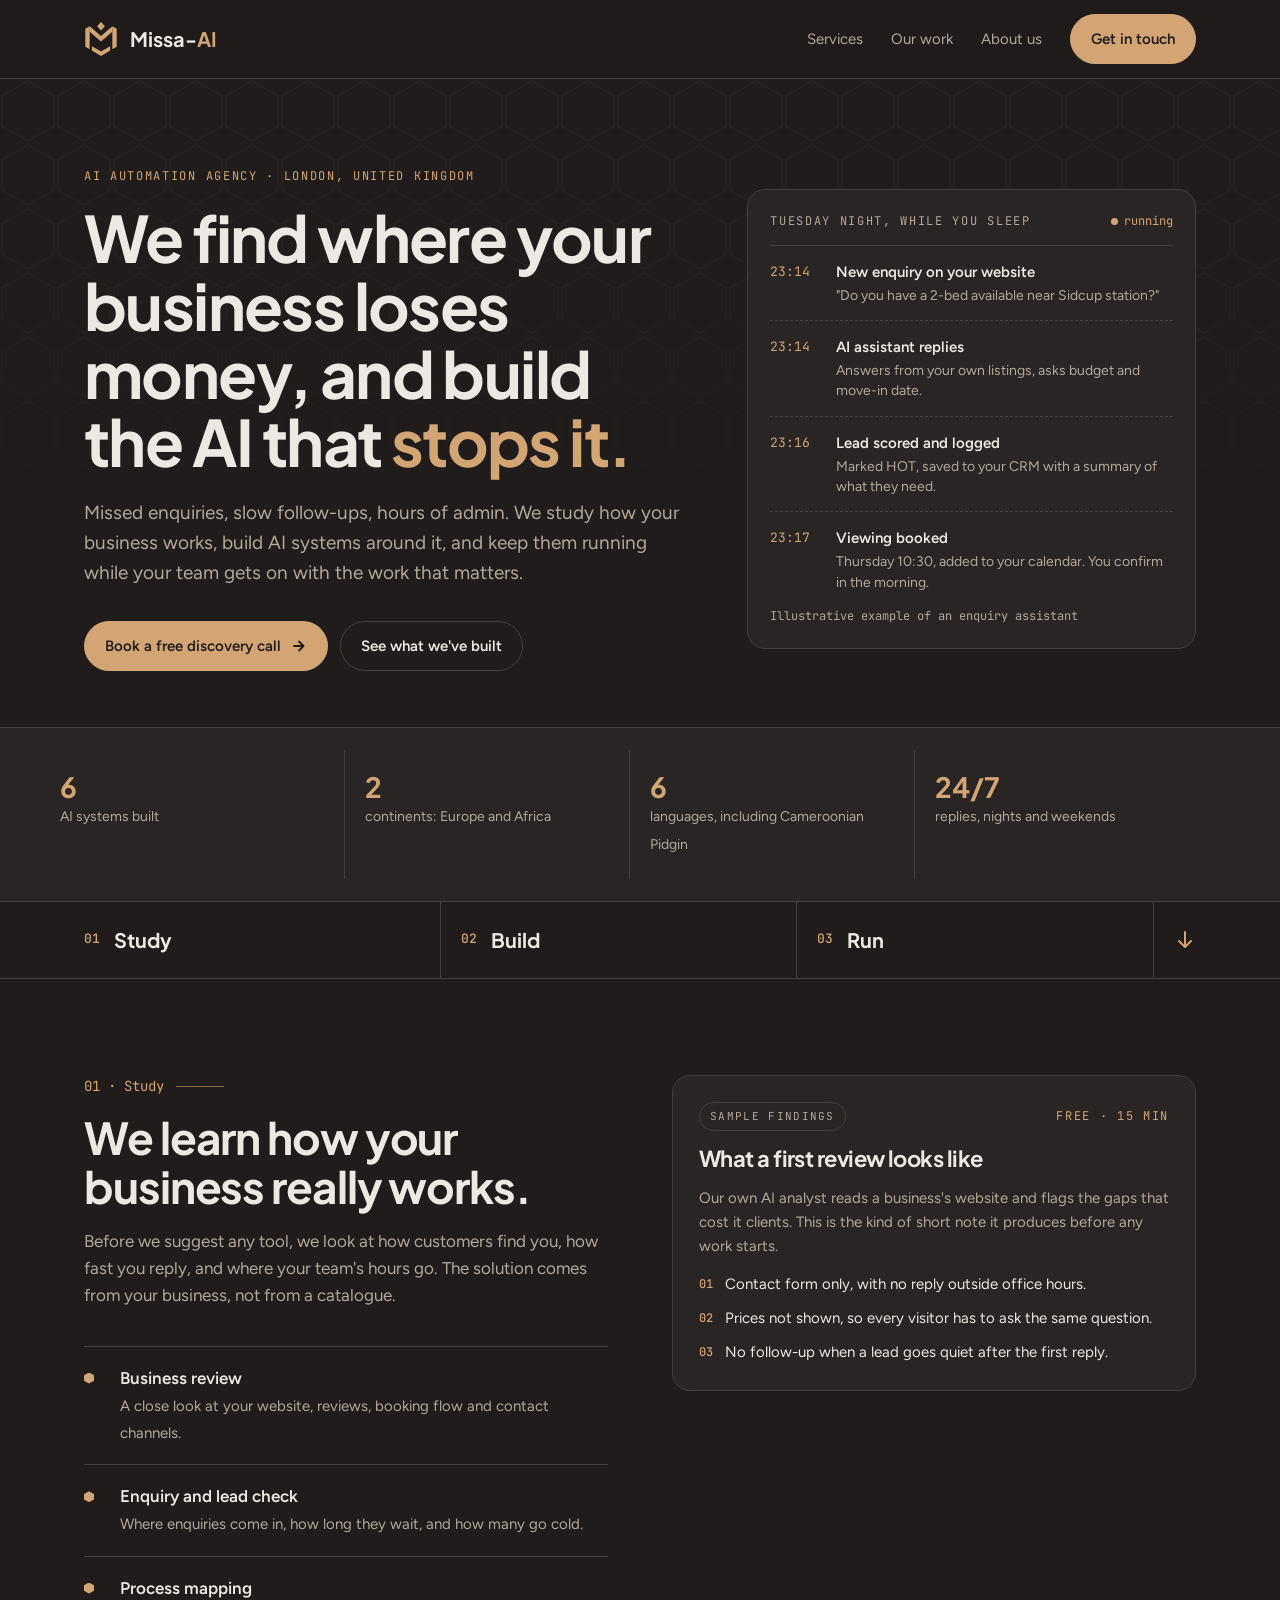
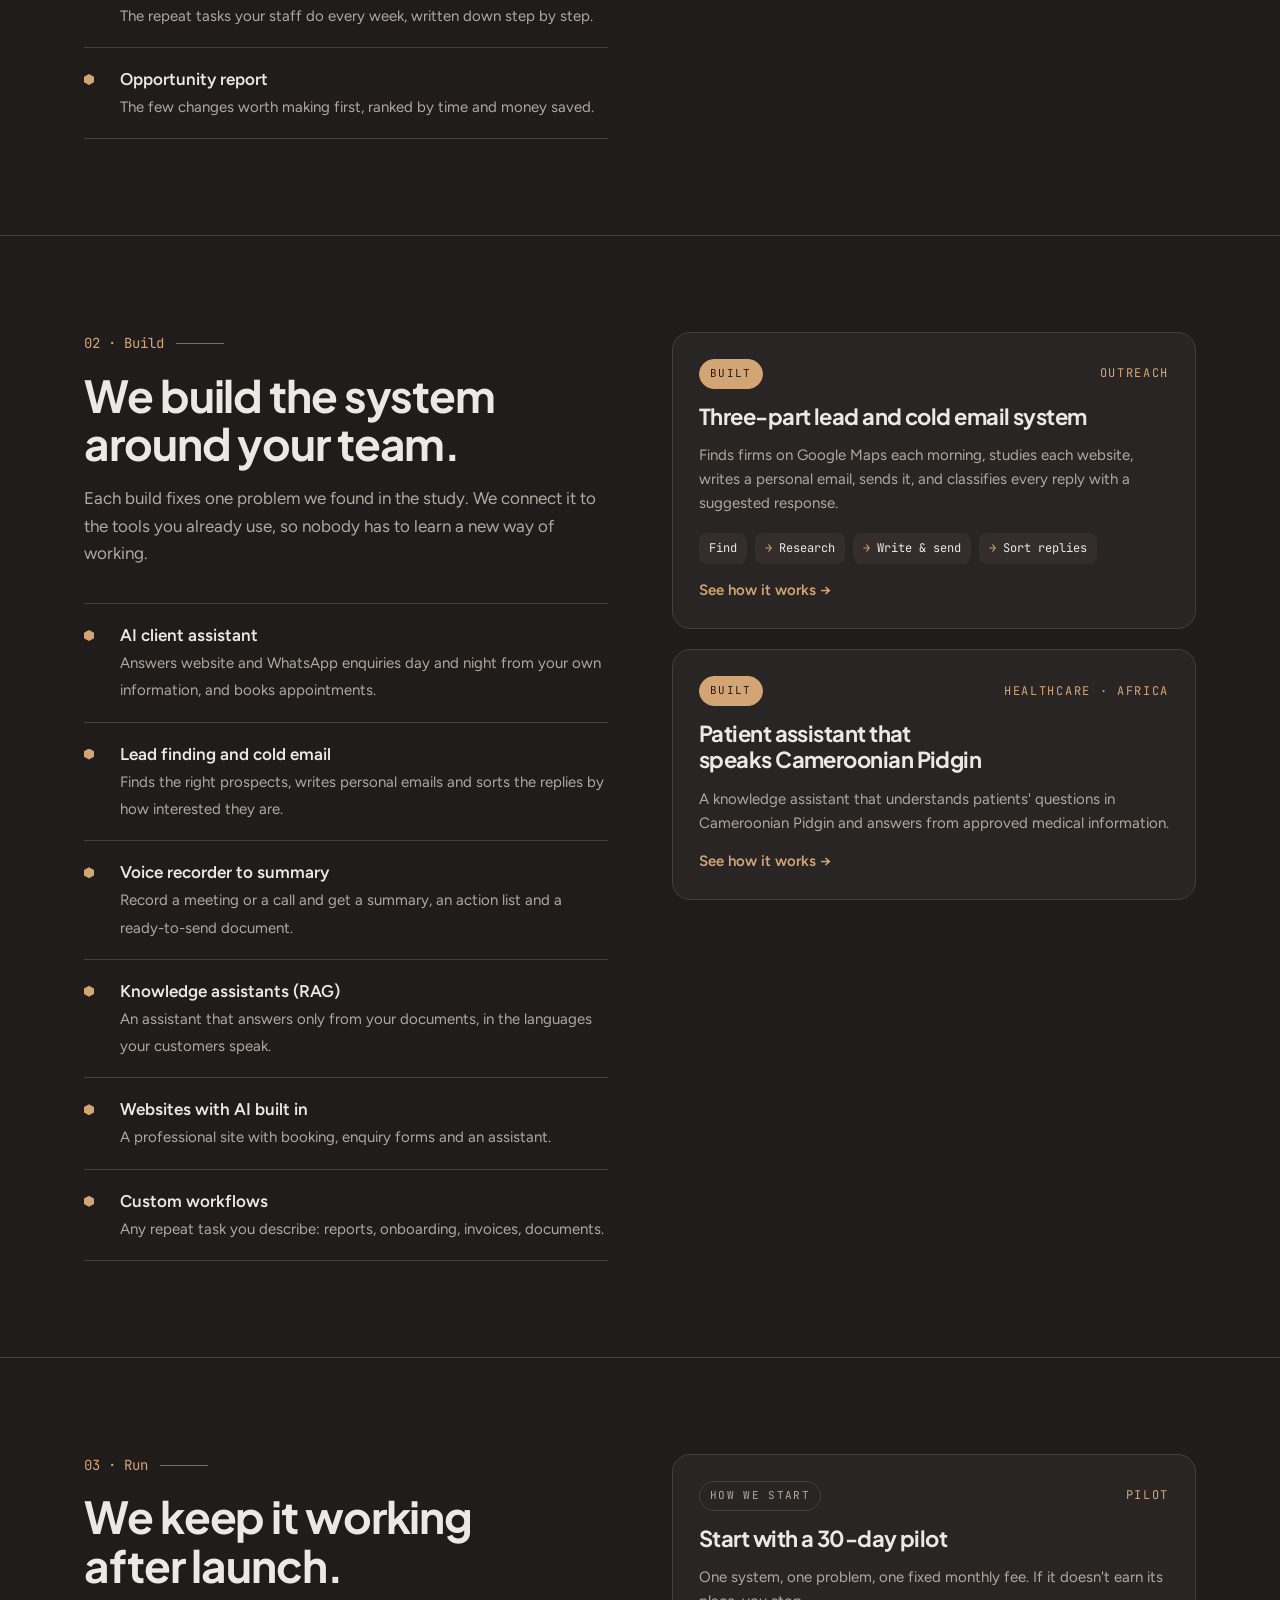
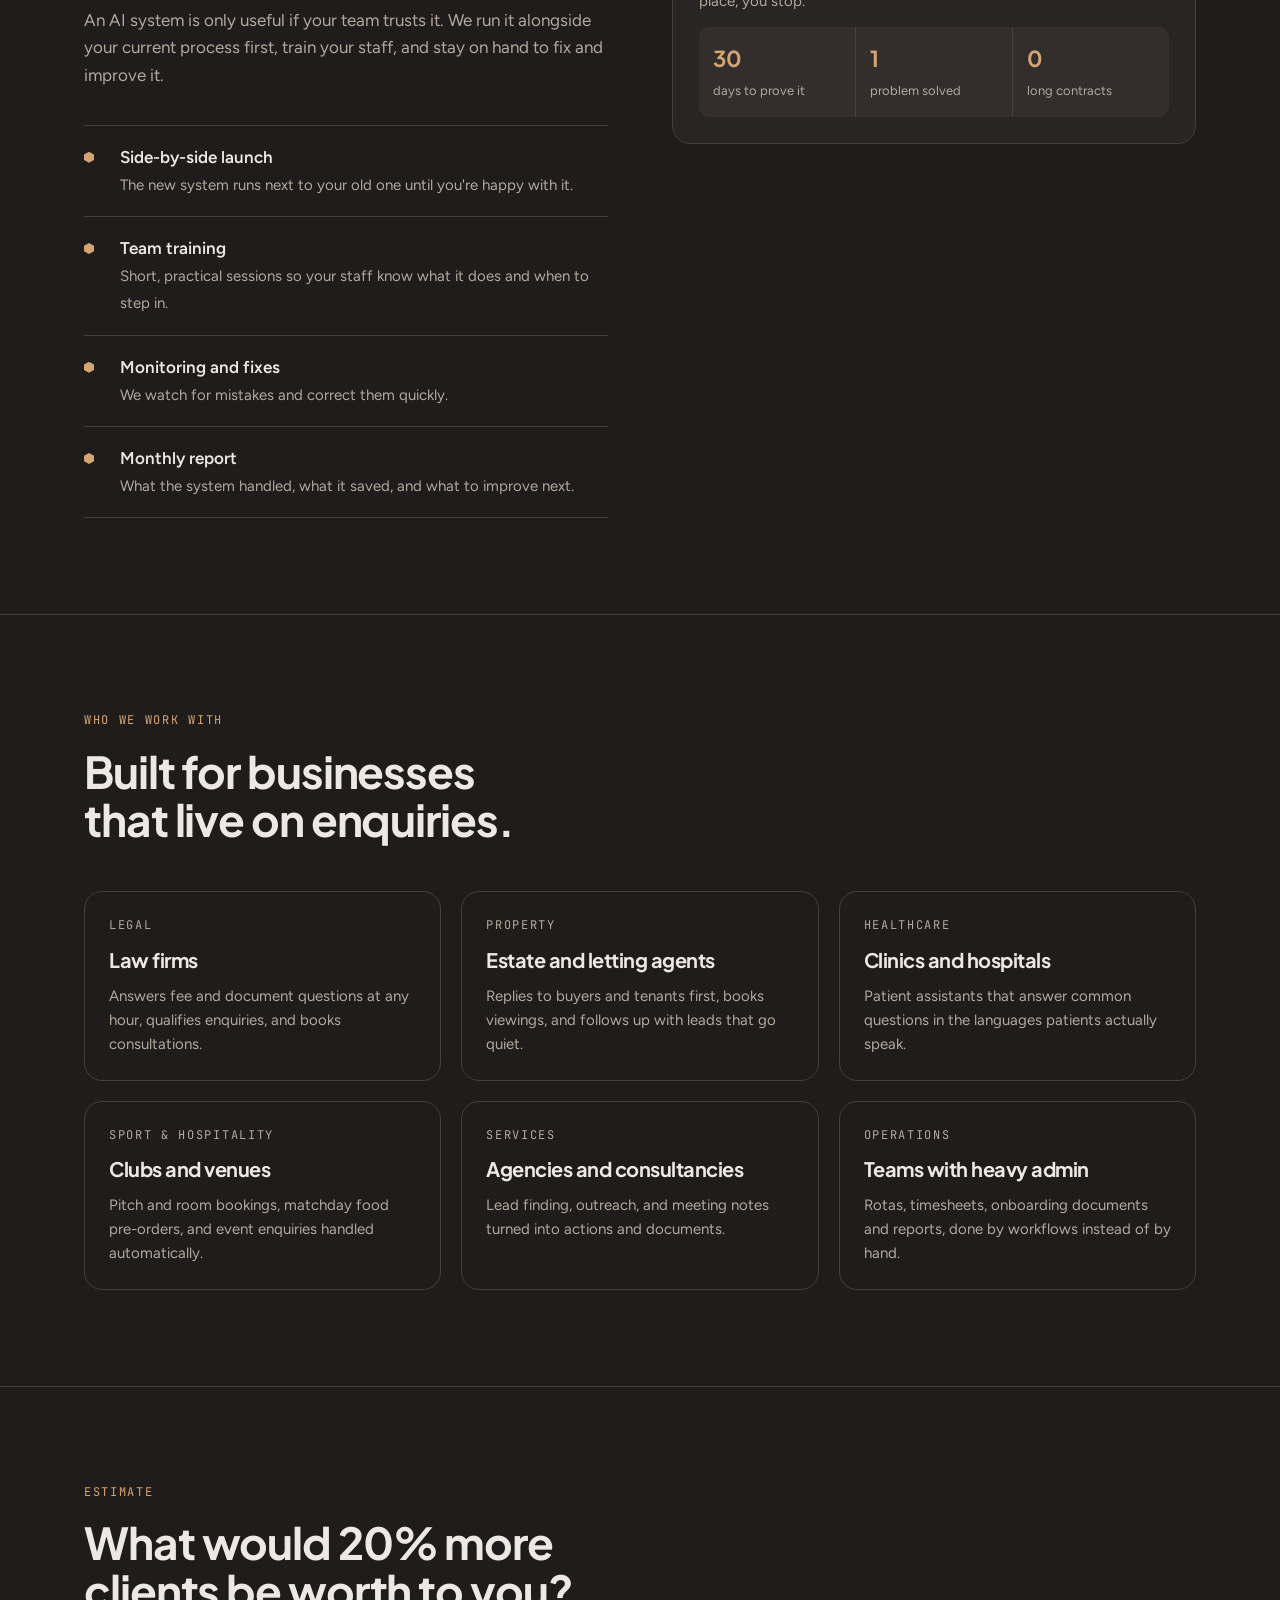
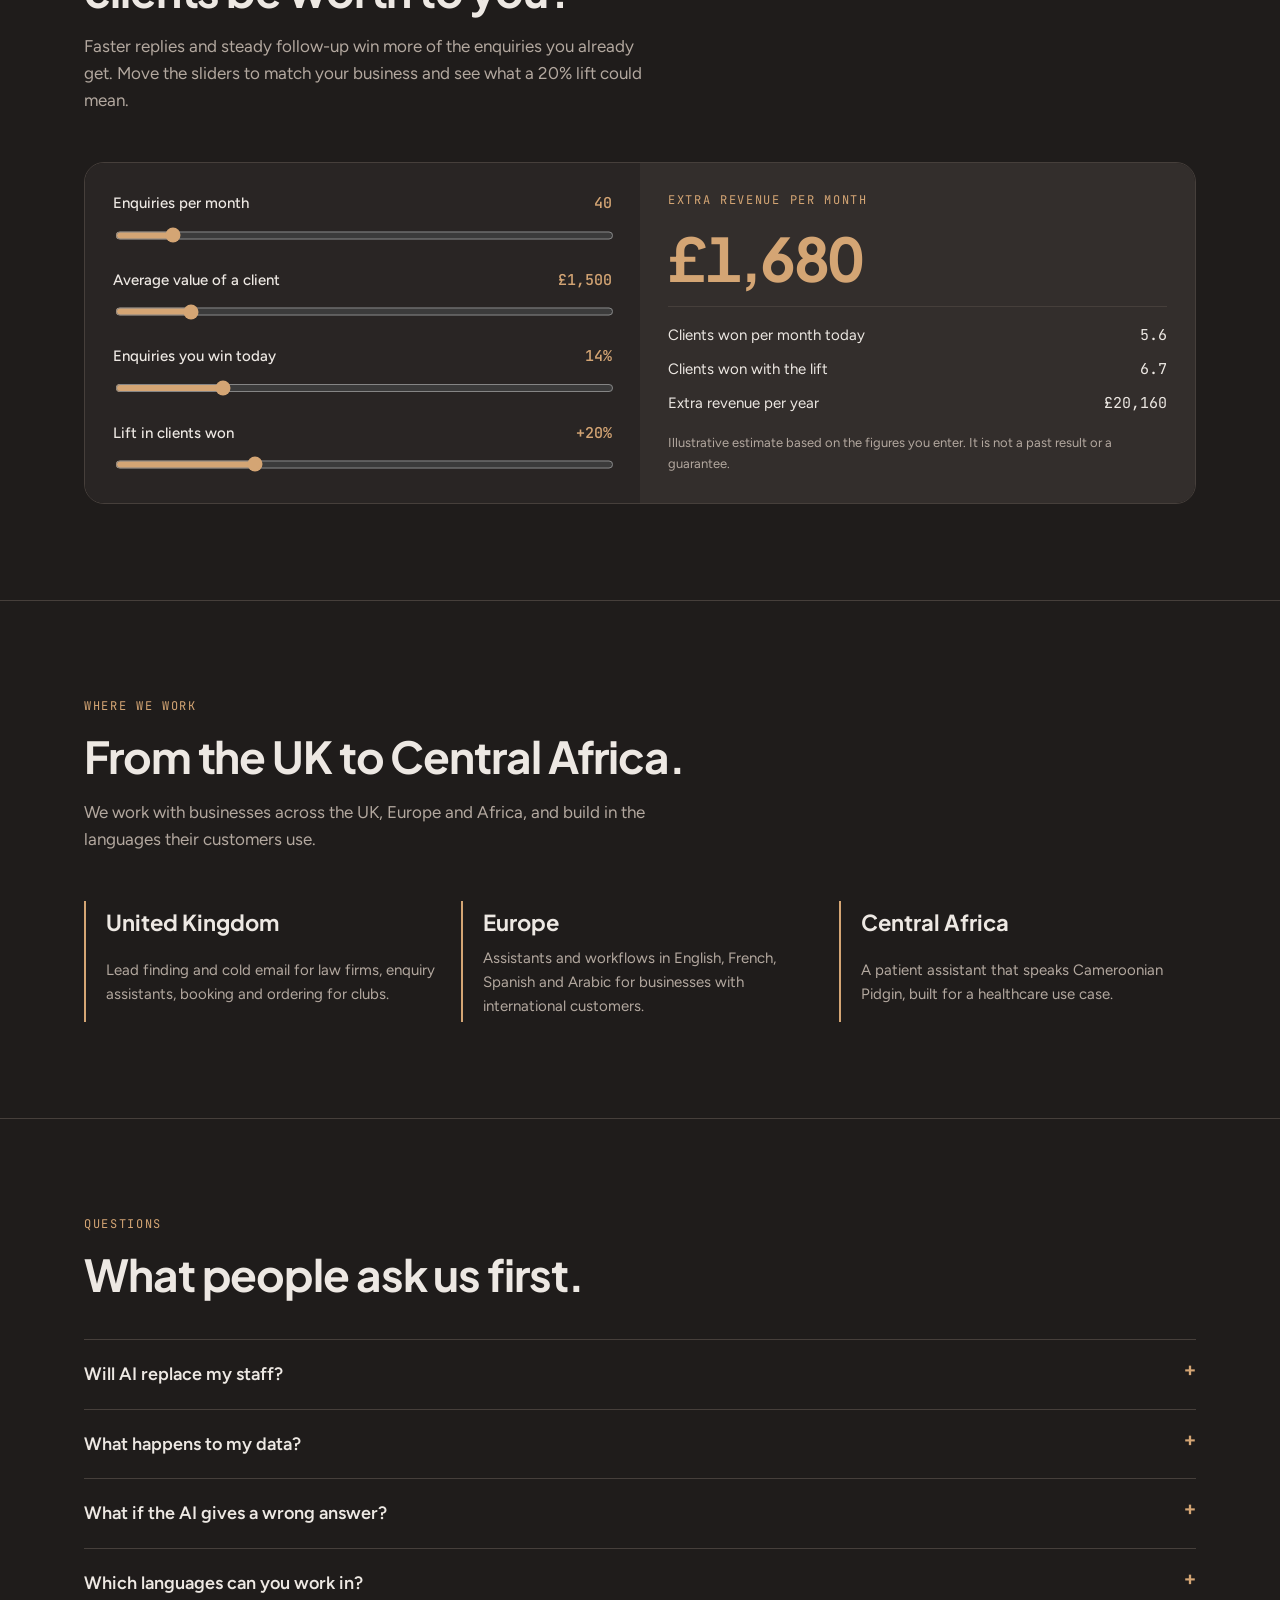
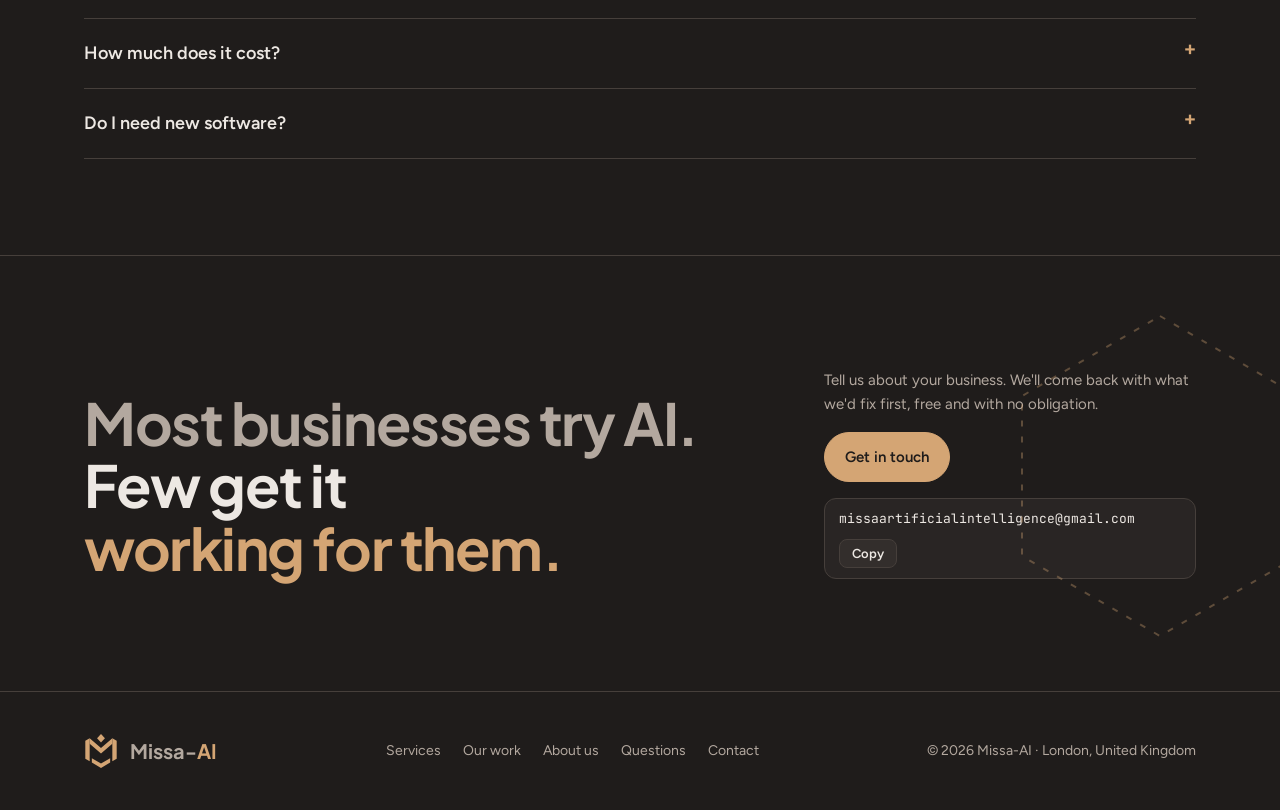
<file: index.html>
<!doctype html>
<html lang="en">
<head>
<meta charset="utf-8">
<meta name="viewport" content="width=device-width, initial-scale=1, viewport-fit=cover">
<title>Missa-AI</title>
<meta name="description" content="Missa-AI studies how your business works, finds where it loses money, and builds AI systems that fix it.">
<meta name="theme-color" content="#1f1c1b">
<link rel="preconnect" href="https://fonts.googleapis.com">
<link rel="preconnect" href="https://fonts.gstatic.com" crossorigin>
<link rel="stylesheet" href="https://fonts.googleapis.com/css2?family=Plus+Jakarta+Sans:wght@600;700;800&family=Figtree:wght@400;500;600&family=JetBrains+Mono:wght@400;500&display=swap">
<link rel="stylesheet" href="styles.css">
</head>
<body>

<header class="nav">
  <div class="wrap">
    <a class="brand" href="#top" aria-label="Missa-AI home">
      <svg viewBox="100 70 312 334" aria-hidden="true"><g fill="#d4a574"><polygon points="112,143 152,120 152,332 112,309"/><polygon points="400,143 360,120 360,332 400,309"/><polygon points="152,120 256,210 360,120 360,170 256,260 152,170"/><polygon points="172,343.6 256,392 340,343.6 340,303.6 256,352 172,303.6"/><polygon points="256,82 292,120 256,158 220,120"/></g></svg>
      <span>Missa-<b>AI</b></span>
    </a>
    <nav class="nav-links" aria-label="Main">
      <a href="#study">Services</a>
      <a href="work.html">Our work</a>
      <a href="work.html#about">About us</a>
      <a class="btn" href="#contact">Get in touch</a>
    </nav>
    <button class="menu-btn" id="menu-btn" type="button" aria-expanded="false" aria-controls="mobile-menu">Menu</button>
  </div>
  <div class="mobile-menu" id="mobile-menu" hidden>
    <div class="wrap">
      <a href="#study">Services</a>
      <a href="work.html">Our work</a>
      <a href="work.html#about">About us</a>
      <a href="#faq">Questions</a>
      <a class="btn" href="#contact">Get in touch</a>
    </div>
  </div>
</header>

<main id="top">
  <section class="hero">
    <div class="wrap">
      <div>
        <p class="label">AI automation agency · London, United Kingdom</p>
        <h1>We find where your business loses money, and build the AI that <em>stops it.</em></h1>
        <p class="lede">Missed enquiries, slow follow-ups, hours of admin. We study how your business works, build AI systems around it, and keep them running while your team gets on with the work that matters.</p>
        <div class="ctas">
          <a class="btn" href="#contact">Book a free discovery call
            <svg width="16" height="16" viewBox="0 0 16 16" aria-hidden="true"><path d="M3 8h9M8 3.5 12.5 8 8 12.5" fill="none" stroke="currentColor" stroke-width="1.8" stroke-linecap="round" stroke-linejoin="round"/></svg>
          </a>
          <a class="btn ghost" href="work.html">See what we've built</a>
        </div>
      </div>
      <aside class="feed" aria-label="Example of an enquiry handled out of hours">
        <div class="feed-head">
          <p class="label">Tuesday night, while you sleep</p>
          <span class="live">running</span>
        </div>
        <ol>
          <li><time>23:14</time><div><strong>New enquiry on your website</strong><small>"Do you have a 2-bed available near Sidcup station?"</small></div></li>
          <li><time>23:14</time><div><strong>AI assistant replies</strong><small>Answers from your own listings, asks budget and move-in date.</small></div></li>
          <li><time>23:16</time><div><strong>Lead scored and logged</strong><small>Marked HOT, saved to your CRM with a summary of what they need.</small></div></li>
          <li><time>23:17</time><div><strong>Viewing booked</strong><small>Thursday 10:30, added to your calendar. You confirm in the morning.</small></div></li>
        </ol>
        <p class="feed-note">Illustrative example of an enquiry assistant</p>
      </aside>
    </div>
  </section>

  <div class="strip">
    <div class="wrap">
      <div><b>6</b><span>AI systems built</span></div>
      <div><b>2</b><span>continents: Europe and Africa</span></div>
      <div><b>6</b><span>languages, including Cameroonian Pidgin</span></div>
      <div><b>24/7</b><span>replies, nights and weekends</span></div>
    </div>
  </div>

  <div class="steps">
    <div class="wrap">
      <a class="step" href="#study"><b>01</b><span>Study</span></a>
      <a class="step" href="#build"><b>02</b><span>Build</span></a>
      <a class="step" href="#run"><b>03</b><span>Run</span></a>
      <div class="arrow" aria-hidden="true"><svg width="22" height="22" viewBox="0 0 22 22"><path d="M11 3v15M5 12l6 6 6-6" fill="none" stroke="currentColor" stroke-width="2" stroke-linecap="round" stroke-linejoin="round"/></svg></div>
    </div>
  </div>

  <section class="section" id="study">
    <div class="wrap split">
      <div>
        <p class="phase-num">01 · Study</p>
        <h2>We learn how your business really works.</h2>
        <p class="intro">Before we suggest any tool, we look at how customers find you, how fast you reply, and where your team's hours go. The solution comes from your business, not from a catalogue.</p>
        <ul class="services">
          <li><div><strong>Business review</strong><span>A close look at your website, reviews, booking flow and contact channels.</span></div></li>
          <li><div><strong>Enquiry and lead check</strong><span>Where enquiries come in, how long they wait, and how many go cold.</span></div></li>
          <li><div><strong>Process mapping</strong><span>The repeat tasks your staff do every week, written down step by step.</span></div></li>
          <li><div><strong>Opportunity report</strong><span>The few changes worth making first, ranked by time and money saved.</span></div></li>
        </ul>
      </div>
      <div class="cards">
        <article class="card">
          <div class="card-top"><span class="tag">Sample findings</span><span class="label">Free · 15 min</span></div>
          <h3>What a first review looks like</h3>
          <p>Our own AI analyst reads a business's website and flags the gaps that cost it clients. This is the kind of short note it produces before any work starts.</p>
          <ul class="findings">
            <li><b>01</b><span>Contact form only, with no reply outside office hours.</span></li>
            <li><b>02</b><span>Prices not shown, so every visitor has to ask the same question.</span></li>
            <li><b>03</b><span>No follow-up when a lead goes quiet after the first reply.</span></li>
          </ul>
        </article>
      </div>
    </div>
  </section>

  <section class="section" id="build">
    <div class="wrap split">
      <div>
        <p class="phase-num">02 · Build</p>
        <h2>We build the system around your team.</h2>
        <p class="intro">Each build fixes one problem we found in the study. We connect it to the tools you already use, so nobody has to learn a new way of working.</p>
        <ul class="services">
          <li><div><strong>AI client assistant</strong><span>Answers website and WhatsApp enquiries day and night from your own information, and books appointments.</span></div></li>
          <li><div><strong>Lead finding and cold email</strong><span>Finds the right prospects, writes personal emails and sorts the replies by how interested they are.</span></div></li>
          <li><div><strong>Voice recorder to summary</strong><span>Record a meeting or a call and get a summary, an action list and a ready-to-send document.</span></div></li>
          <li><div><strong>Knowledge assistants (RAG)</strong><span>An assistant that answers only from your documents, in the languages your customers speak.</span></div></li>
          <li><div><strong>Websites with AI built in</strong><span>A professional site with booking, enquiry forms and an assistant.</span></div></li>
          <li><div><strong>Custom workflows</strong><span>Any repeat task you describe: reports, onboarding, invoices, documents.</span></div></li>
        </ul>
      </div>
      <div class="cards">
        <article class="card">
          <div class="card-top"><span class="tag built">Built</span><span class="label">Outreach</span></div>
          <h3>Three-part lead and cold email system</h3>
          <p>Finds firms on Google Maps each morning, studies each website, writes a personal email, sends it, and classifies every reply with a suggested response.</p>
          <div class="flow"><span>Find</span><span>Research</span><span>Write &amp; send</span><span>Sort replies</span></div>
          <a class="more" href="work.html#outreach">See how it works →</a>
        </article>
        <article class="card">
          <div class="card-top"><span class="tag built">Built</span><span class="label">Healthcare · Africa</span></div>
          <h3>Patient assistant that speaks Cameroonian Pidgin</h3>
          <p>A knowledge assistant that understands patients' questions in Cameroonian Pidgin and answers from approved medical information.</p>
          <a class="more" href="work.html#pidgin">See how it works →</a>
        </article>
      </div>
    </div>
  </section>

  <section class="section" id="run">
    <div class="wrap split">
      <div>
        <p class="phase-num">03 · Run</p>
        <h2>We keep it working after launch.</h2>
        <p class="intro">An AI system is only useful if your team trusts it. We run it alongside your current process first, train your staff, and stay on hand to fix and improve it.</p>
        <ul class="services">
          <li><div><strong>Side-by-side launch</strong><span>The new system runs next to your old one until you're happy with it.</span></div></li>
          <li><div><strong>Team training</strong><span>Short, practical sessions so your staff know what it does and when to step in.</span></div></li>
          <li><div><strong>Monitoring and fixes</strong><span>We watch for mistakes and correct them quickly.</span></div></li>
          <li><div><strong>Monthly report</strong><span>What the system handled, what it saved, and what to improve next.</span></div></li>
        </ul>
      </div>
      <div class="cards">
        <article class="card">
          <div class="card-top"><span class="tag">How we start</span><span class="label">Pilot</span></div>
          <h3>Start with a 30-day pilot</h3>
          <p>One system, one problem, one fixed monthly fee. If it doesn't earn its place, you stop.</p>
          <div class="terms">
            <div><b>30</b><span>days to prove it</span></div>
            <div><b>1</b><span>problem solved</span></div>
            <div><b>0</b><span>long contracts</span></div>
          </div>
        </article>
      </div>
    </div>
  </section>

  <section class="section" id="industries">
    <div class="wrap">
      <div class="section-head">
        <p class="label">Who we work with</p>
        <h2>Built for businesses that live on enquiries.</h2>
      </div>
      <div class="grid-3">
        <div class="industry"><span class="label">Legal</span><h3>Law firms</h3><p>Answers fee and document questions at any hour, qualifies enquiries, and books consultations.</p></div>
        <div class="industry"><span class="label">Property</span><h3>Estate and letting agents</h3><p>Replies to buyers and tenants first, books viewings, and follows up with leads that go quiet.</p></div>
        <div class="industry"><span class="label">Healthcare</span><h3>Clinics and hospitals</h3><p>Patient assistants that answer common questions in the languages patients actually speak.</p></div>
        <div class="industry"><span class="label">Sport &amp; hospitality</span><h3>Clubs and venues</h3><p>Pitch and room bookings, matchday food pre-orders, and event enquiries handled automatically.</p></div>
        <div class="industry"><span class="label">Services</span><h3>Agencies and consultancies</h3><p>Lead finding, outreach, and meeting notes turned into actions and documents.</p></div>
        <div class="industry"><span class="label">Operations</span><h3>Teams with heavy admin</h3><p>Rotas, timesheets, onboarding documents and reports, done by workflows instead of by hand.</p></div>
      </div>
    </div>
  </section>

  <section class="section" id="estimate">
    <div class="wrap">
      <div class="section-head">
        <p class="label">Estimate</p>
        <h2>What would 20% more clients be worth to you?</h2>
        <p class="intro">Faster replies and steady follow-up win more of the enquiries you already get. Move the sliders to match your business and see what a 20% lift could mean.</p>
      </div>
      <div class="estimator">
        <div class="est-inputs">
          <div class="field">
            <label for="enquiries">Enquiries per month <output id="enquiries-out">40</output></label>
            <input type="range" id="enquiries" min="10" max="300" step="5" value="40">
          </div>
          <div class="field">
            <label for="value">Average value of a client <output id="value-out">£1,500</output></label>
            <input type="range" id="value" min="100" max="10000" step="100" value="1500">
          </div>
          <div class="field">
            <label for="conversion">Enquiries you win today <output id="conversion-out">14%</output></label>
            <input type="range" id="conversion" min="2" max="60" step="1" value="14">
          </div>
          <div class="field">
            <label for="lift">Lift in clients won <output id="lift-out">+20%</output></label>
            <input type="range" id="lift" min="5" max="60" step="5" value="20">
          </div>
        </div>
        <div class="est-result" aria-live="polite">
          <p class="label">Extra revenue per month</p>
          <p class="est-big" id="est-month">£1,680</p>
          <div class="est-rows">
            <div><span>Clients won per month today</span><span id="est-now">5.6</span></div>
            <div><span>Clients won with the lift</span><span id="est-after">6.7</span></div>
            <div><span>Extra revenue per year</span><span id="est-year">£20,160</span></div>
          </div>
          <p class="est-note">Illustrative estimate based on the figures you enter. It is not a past result or a guarantee.</p>
        </div>
      </div>
    </div>
  </section>

  <section class="section" id="regions">
    <div class="wrap">
      <div class="section-head">
        <p class="label">Where we work</p>
        <h2>From the UK to Central Africa.</h2>
        <p class="intro">We work with businesses across the UK, Europe and Africa, and build in the languages their customers use.</p>
      </div>
      <div class="regions">
        <div class="region"><b>United Kingdom</b><span>Lead finding and cold email for law firms, enquiry assistants, booking and ordering for clubs.</span></div>
        <div class="region"><b>Europe</b><span>Assistants and workflows in English, French, Spanish and Arabic for businesses with international customers.</span></div>
        <div class="region"><b>Central Africa</b><span>A patient assistant that speaks Cameroonian Pidgin, built for a healthcare use case.</span></div>
      </div>
    </div>
  </section>

  <section class="section" id="faq">
    <div class="wrap">
      <div class="section-head">
        <p class="label">Questions</p>
        <h2>What people ask us first.</h2>
      </div>
      <div class="faq">
        <details><summary>Will AI replace my staff?</summary><p>No. Our systems take the repetitive work off your team, such as answering the same questions and chasing leads, so your people spend their time on clients and work that earns money.</p></details>
        <details><summary>What happens to my data?</summary><p>We collect only what the system needs, follow UK GDPR, and can host the automation on a server in the UK or EU so you know where your data lives. We agree the rules with you before anything goes live.</p></details>
        <details><summary>What if the AI gives a wrong answer?</summary><p>Assistants answer only from information you approve, and hand over to a person for anything they can't answer. During the pilot we check its replies and fix mistakes quickly.</p></details>
        <details><summary>Which languages can you work in?</summary><p>English, French, Arabic and Spanish, and we have built an assistant in Cameroonian Pidgin. Ask us about others.</p></details>
        <details><summary>How much does it cost?</summary><p>It depends on what we find in the study. Most clients start with a 30-day pilot for one system at a fixed monthly fee, with no long contract. The first review is free.</p></details>
        <details><summary>Do I need new software?</summary><p>Usually not. We connect to the tools you already use, such as Gmail, Google Sheets, Google Calendar, WhatsApp and your website.</p></details>
      </div>
    </div>
  </section>

  <section class="close" id="contact">
    <svg class="dash" viewBox="0 0 360 360" aria-hidden="true"><polygon points="180,20 318,100 318,260 180,340 42,260 42,100" fill="none" stroke="#d4a574" stroke-width="2" stroke-dasharray="6 10"/></svg>
    <div class="wrap">
      <h2><span>Most businesses try AI.</span>Few get it <em>working for them.</em></h2>
      <div class="contact">
        <p>Tell us about your business. We'll come back with what we'd fix first, free and with no obligation.</p>
        <a class="btn" href="mailto:missaartificialintelligence@gmail.com?subject=Discovery%20call">Get in touch</a>
        <div class="email">
          <code id="email">missaartificialintelligence@gmail.com</code>
          <button class="copy" id="copy-email" type="button">Copy</button>
        </div>
      </div>
    </div>
  </section>
</main>

<footer>
  <div class="wrap">
    <a class="brand" href="#top" aria-label="Missa-AI home">
      <svg viewBox="100 70 312 334" aria-hidden="true"><g fill="#d4a574"><polygon points="112,143 152,120 152,332 112,309"/><polygon points="400,143 360,120 360,332 400,309"/><polygon points="152,120 256,210 360,120 360,170 256,260 152,170"/><polygon points="172,343.6 256,392 340,343.6 340,303.6 256,352 172,303.6"/><polygon points="256,82 292,120 256,158 220,120"/></g></svg>
      <span>Missa-<b>AI</b></span>
    </a>
    <nav aria-label="Footer">
      <a href="#study">Services</a>
      <a href="work.html">Our work</a>
      <a href="work.html#about">About us</a>
      <a href="#faq">Questions</a>
      <a href="#contact">Contact</a>
    </nav>
    <p>© 2026 Missa-AI · London, United Kingdom</p>
  </div>
</footer>

<script src="site.js"></script>

</body></html>
</file>
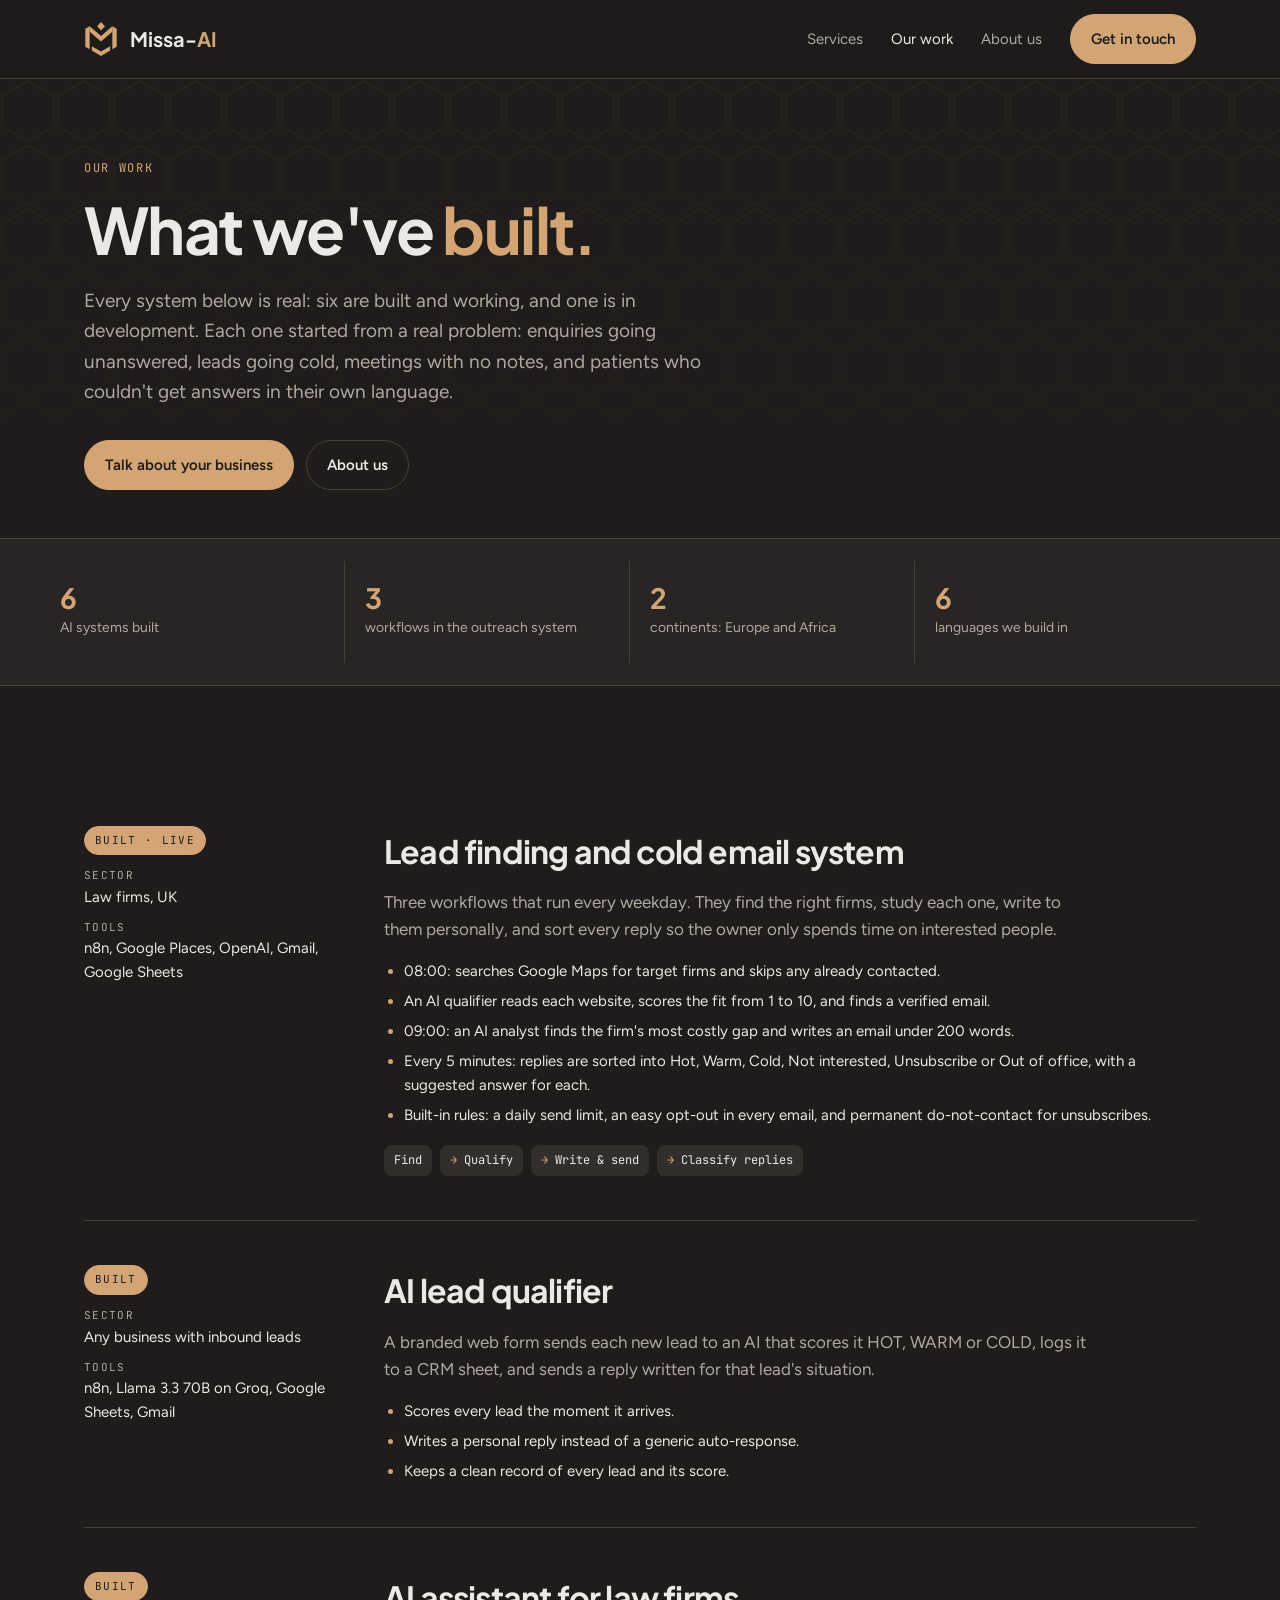
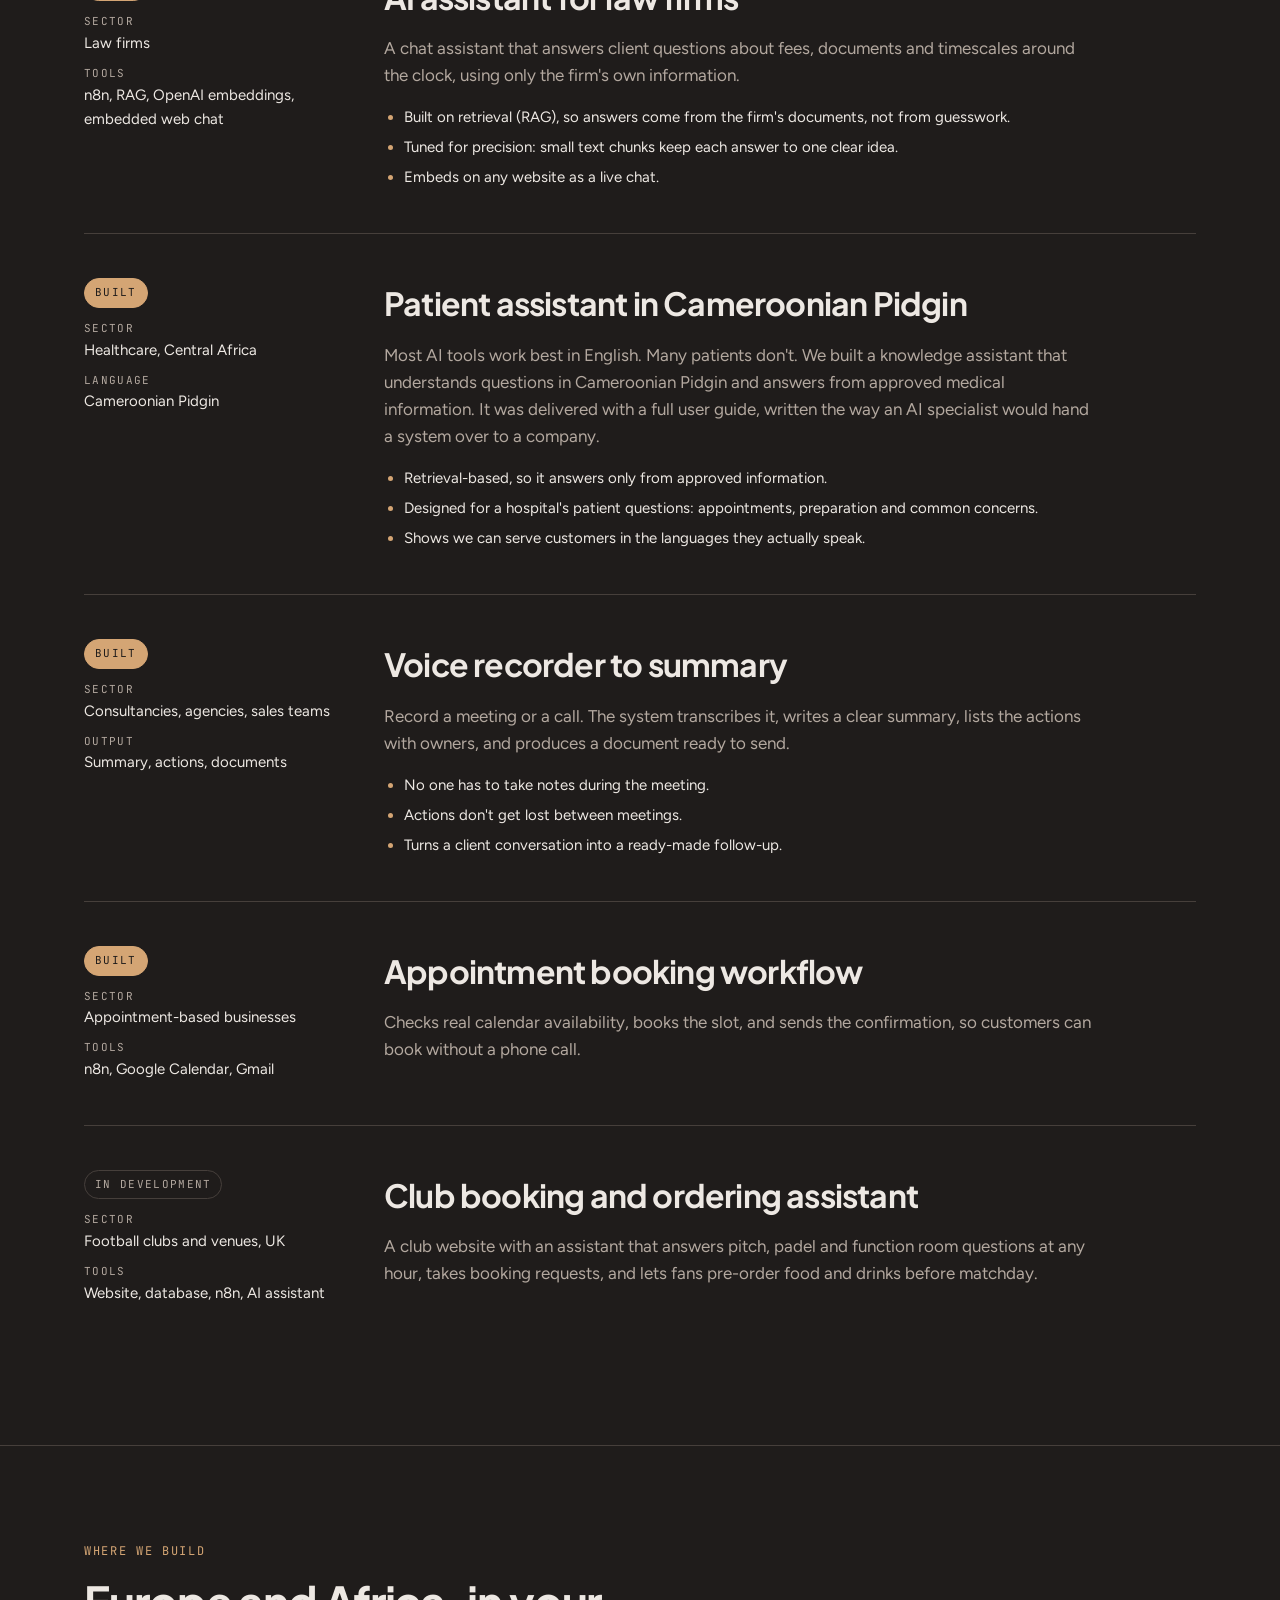
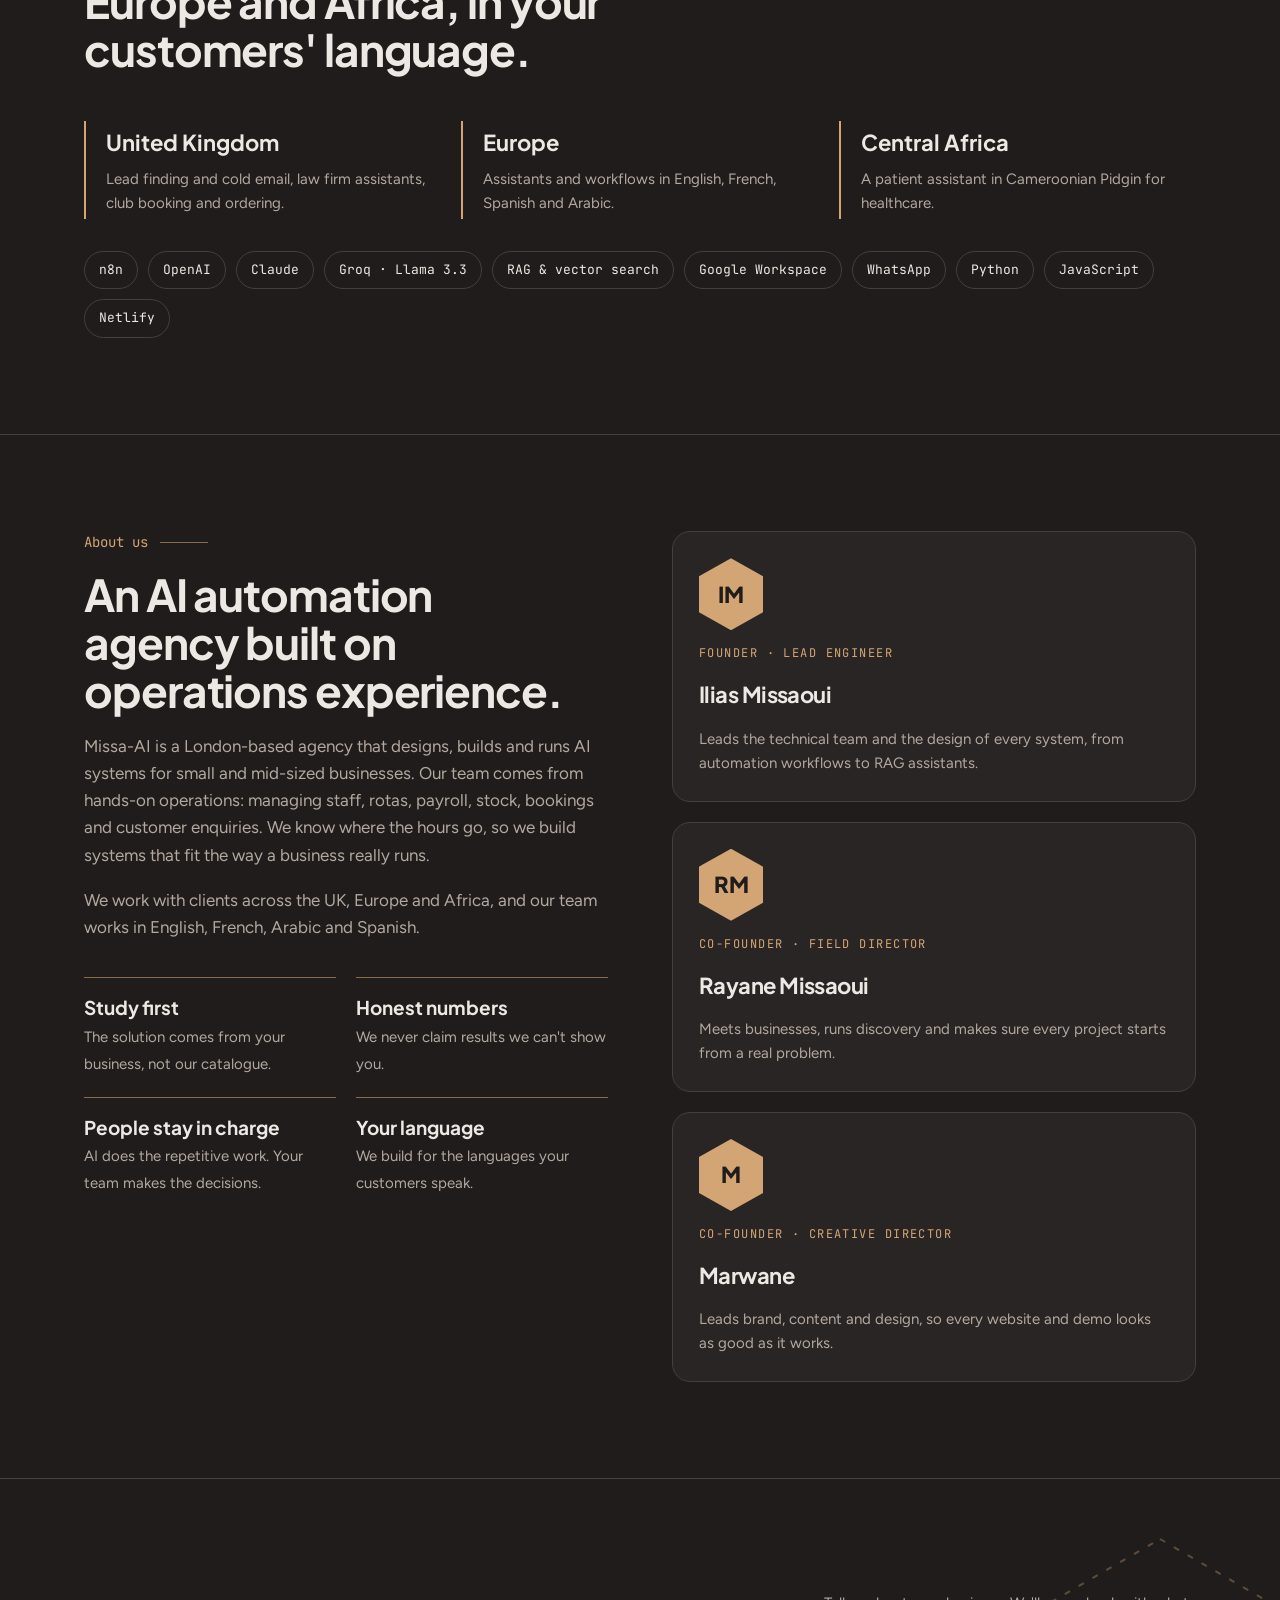
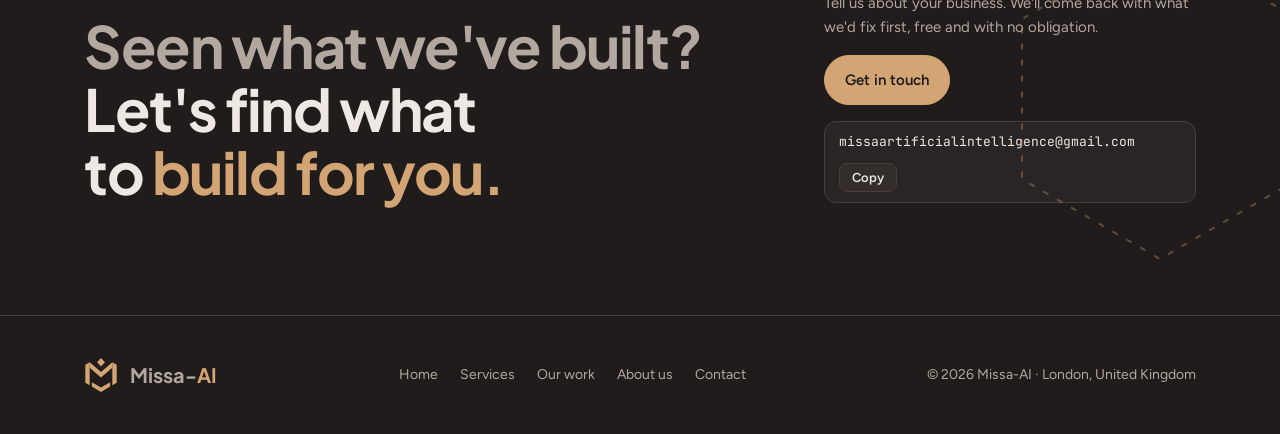
<file: work.html>
<!doctype html>
<html lang="en">
<head>
<meta charset="utf-8">
<meta name="viewport" content="width=device-width, initial-scale=1, viewport-fit=cover">
<meta name="theme-color" content="#1f1c1b">
<title>Our Work · Missa-AI</title>
<meta name="description" content="The AI systems Missa-AI has built, from lead finding and cold email to RAG assistants in African languages, and the team behind them.">
<link rel="preconnect" href="https://fonts.googleapis.com">
<link rel="preconnect" href="https://fonts.gstatic.com" crossorigin>
<link rel="stylesheet" href="https://fonts.googleapis.com/css2?family=Plus+Jakarta+Sans:wght@600;700;800&family=Figtree:wght@400;500;600&family=JetBrains+Mono:wght@400;500&display=swap">
<link rel="stylesheet" href="styles.css">
</head>
<body>

<header class="nav">
  <div class="wrap">
    <a class="brand" href="./" aria-label="Missa-AI home">
      <svg viewBox="100 70 312 334" aria-hidden="true"><g fill="#d4a574"><polygon points="112,143 152,120 152,332 112,309"/><polygon points="400,143 360,120 360,332 400,309"/><polygon points="152,120 256,210 360,120 360,170 256,260 152,170"/><polygon points="172,343.6 256,392 340,343.6 340,303.6 256,352 172,303.6"/><polygon points="256,82 292,120 256,158 220,120"/></g></svg>
      <span>Missa-<b>AI</b></span>
    </a>
    <nav class="nav-links" aria-label="Main">
      <a href="./#study">Services</a>
      <a href="#work" aria-current="page">Our work</a>
      <a href="#about">About us</a>
      <a class="btn" href="#contact">Get in touch</a>
    </nav>
    <button class="menu-btn" id="menu-btn" type="button" aria-expanded="false" aria-controls="mobile-menu">Menu</button>
  </div>
  <div class="mobile-menu" id="mobile-menu" hidden>
    <div class="wrap">
      <a href="./">Home</a>
      <a href="./#study">Services</a>
      <a href="#work">Our work</a>
      <a href="#about">About us</a>
      <a class="btn" href="#contact">Get in touch</a>
    </div>
  </div>
</header>

<main id="top">
  <section class="hero page-hero">
    <div class="wrap">
      <div>
        <p class="label">Our work</p>
        <h1>What we've <em>built.</em></h1>
        <p class="lede">Every system below is real: six are built and working, and one is in development. Each one started from a real problem: enquiries going unanswered, leads going cold, meetings with no notes, and patients who couldn't get answers in their own language.</p>
        <div class="ctas">
          <a class="btn" href="#contact">Talk about your business</a>
          <a class="btn ghost" href="#about">About us</a>
        </div>
      </div>
    </div>
  </section>

  <div class="strip">
    <div class="wrap">
      <div><b>6</b><span>AI systems built</span></div>
      <div><b>3</b><span>workflows in the outreach system</span></div>
      <div><b>2</b><span>continents: Europe and Africa</span></div>
      <div><b>6</b><span>languages we build in</span></div>
    </div>
  </div>

  <section class="section" id="work">
    <div class="wrap">

      <article class="case" id="outreach">
        <div class="case-meta">
          <span class="tag built">Built · Live</span>
          <dl>
            <div><dt>Sector</dt><dd>Law firms, UK</dd></div>
            <div><dt>Tools</dt><dd>n8n, Google Places, OpenAI, Gmail, Google Sheets</dd></div>
          </dl>
        </div>
        <div>
          <h3>Lead finding and cold email system</h3>
          <p>Three workflows that run every weekday. They find the right firms, study each one, write to them personally, and sort every reply so the owner only spends time on interested people.</p>
          <ul>
            <li>08:00: searches Google Maps for target firms and skips any already contacted.</li>
            <li>An AI qualifier reads each website, scores the fit from 1 to 10, and finds a verified email.</li>
            <li>09:00: an AI analyst finds the firm's most costly gap and writes an email under 200 words.</li>
            <li>Every 5 minutes: replies are sorted into Hot, Warm, Cold, Not interested, Unsubscribe or Out of office, with a suggested answer for each.</li>
            <li>Built-in rules: a daily send limit, an easy opt-out in every email, and permanent do-not-contact for unsubscribes.</li>
          </ul>
          <div class="flow" style="margin-top:18px"><span>Find</span><span>Qualify</span><span>Write &amp; send</span><span>Classify replies</span></div>
        </div>
      </article>

      <article class="case" id="qualifier">
        <div class="case-meta">
          <span class="tag built">Built</span>
          <dl>
            <div><dt>Sector</dt><dd>Any business with inbound leads</dd></div>
            <div><dt>Tools</dt><dd>n8n, Llama 3.3 70B on Groq, Google Sheets, Gmail</dd></div>
          </dl>
        </div>
        <div>
          <h3>AI lead qualifier</h3>
          <p>A branded web form sends each new lead to an AI that scores it HOT, WARM or COLD, logs it to a CRM sheet, and sends a reply written for that lead's situation.</p>
          <ul>
            <li>Scores every lead the moment it arrives.</li>
            <li>Writes a personal reply instead of a generic auto-response.</li>
            <li>Keeps a clean record of every lead and its score.</li>
          </ul>
        </div>
      </article>

      <article class="case" id="legal-assistant">
        <div class="case-meta">
          <span class="tag built">Built</span>
          <dl>
            <div><dt>Sector</dt><dd>Law firms</dd></div>
            <div><dt>Tools</dt><dd>n8n, RAG, OpenAI embeddings, embedded web chat</dd></div>
          </dl>
        </div>
        <div>
          <h3>AI assistant for law firms</h3>
          <p>A chat assistant that answers client questions about fees, documents and timescales around the clock, using only the firm's own information.</p>
          <ul>
            <li>Built on retrieval (RAG), so answers come from the firm's documents, not from guesswork.</li>
            <li>Tuned for precision: small text chunks keep each answer to one clear idea.</li>
            <li>Embeds on any website as a live chat.</li>
          </ul>
        </div>
      </article>

      <article class="case" id="pidgin">
        <div class="case-meta">
          <span class="tag built">Built</span>
          <dl>
            <div><dt>Sector</dt><dd>Healthcare, Central Africa</dd></div>
            <div><dt>Language</dt><dd>Cameroonian Pidgin</dd></div>
          </dl>
        </div>
        <div>
          <h3>Patient assistant in Cameroonian Pidgin</h3>
          <p>Most AI tools work best in English. Many patients don't. We built a knowledge assistant that understands questions in Cameroonian Pidgin and answers from approved medical information. It was delivered with a full user guide, written the way an AI specialist would hand a system over to a company.</p>
          <ul>
            <li>Retrieval-based, so it answers only from approved information.</li>
            <li>Designed for a hospital's patient questions: appointments, preparation and common concerns.</li>
            <li>Shows we can serve customers in the languages they actually speak.</li>
          </ul>
        </div>
      </article>

      <article class="case" id="voice">
        <div class="case-meta">
          <span class="tag built">Built</span>
          <dl>
            <div><dt>Sector</dt><dd>Consultancies, agencies, sales teams</dd></div>
            <div><dt>Output</dt><dd>Summary, actions, documents</dd></div>
          </dl>
        </div>
        <div>
          <h3>Voice recorder to summary</h3>
          <p>Record a meeting or a call. The system transcribes it, writes a clear summary, lists the actions with owners, and produces a document ready to send.</p>
          <ul>
            <li>No one has to take notes during the meeting.</li>
            <li>Actions don't get lost between meetings.</li>
            <li>Turns a client conversation into a ready-made follow-up.</li>
          </ul>
        </div>
      </article>

      <article class="case" id="booking">
        <div class="case-meta">
          <span class="tag built">Built</span>
          <dl>
            <div><dt>Sector</dt><dd>Appointment-based businesses</dd></div>
            <div><dt>Tools</dt><dd>n8n, Google Calendar, Gmail</dd></div>
          </dl>
        </div>
        <div>
          <h3>Appointment booking workflow</h3>
          <p>Checks real calendar availability, books the slot, and sends the confirmation, so customers can book without a phone call.</p>
        </div>
      </article>

      <article class="case" id="club">
        <div class="case-meta">
          <span class="tag">In development</span>
          <dl>
            <div><dt>Sector</dt><dd>Football clubs and venues, UK</dd></div>
            <div><dt>Tools</dt><dd>Website, database, n8n, AI assistant</dd></div>
          </dl>
        </div>
        <div>
          <h3>Club booking and ordering assistant</h3>
          <p>A club website with an assistant that answers pitch, padel and function room questions at any hour, takes booking requests, and lets fans pre-order food and drinks before matchday.</p>
        </div>
      </article>

    </div>
  </section>

  <section class="section">
    <div class="wrap">
      <div class="section-head">
        <p class="label">Where we build</p>
        <h2>Europe and Africa, in your customers' language.</h2>
      </div>
      <div class="regions">
        <div class="region"><b>United Kingdom</b><span>Lead finding and cold email, law firm assistants, club booking and ordering.</span></div>
        <div class="region"><b>Europe</b><span>Assistants and workflows in English, French, Spanish and Arabic.</span></div>
        <div class="region"><b>Central Africa</b><span>A patient assistant in Cameroonian Pidgin for healthcare.</span></div>
      </div>
      <div class="stack" aria-label="Tools we build with">
        <span>n8n</span><span>OpenAI</span><span>Claude</span><span>Groq · Llama 3.3</span><span>RAG &amp; vector search</span><span>Google Workspace</span><span>WhatsApp</span><span>Python</span><span>JavaScript</span><span>Netlify</span>
      </div>
    </div>
  </section>

  <section class="section" id="about">
    <div class="wrap split">
      <div>
        <p class="phase-num">About us</p>
        <h2>An AI automation agency built on operations experience.</h2>
        <p class="intro">Missa-AI is a London-based agency that designs, builds and runs AI systems for small and mid-sized businesses. Our team comes from hands-on operations: managing staff, rotas, payroll, stock, bookings and customer enquiries. We know where the hours go, so we build systems that fit the way a business really runs.</p>
        <p class="intro">We work with clients across the UK, Europe and Africa, and our team works in English, French, Arabic and Spanish.</p>
        <ul class="values">
          <li><strong>Study first</strong><span>The solution comes from your business, not our catalogue.</span></li>
          <li><strong>Honest numbers</strong><span>We never claim results we can't show you.</span></li>
          <li><strong>People stay in charge</strong><span>AI does the repetitive work. Your team makes the decisions.</span></li>
          <li><strong>Your language</strong><span>We build for the languages your customers speak.</span></li>
        </ul>
      </div>
      <div class="cards">
        <article class="person">
          <div class="avatar" aria-hidden="true">IM</div>
          <p class="role">Founder · Lead engineer</p>
          <h3>Ilias Missaoui</h3>
          <p>Leads the technical team and the design of every system, from automation workflows to RAG assistants.</p>
        </article>
        <article class="person">
          <div class="avatar" aria-hidden="true">RM</div>
          <p class="role">Co-founder · Field director</p>
          <h3>Rayane Missaoui</h3>
          <p>Meets businesses, runs discovery and makes sure every project starts from a real problem.</p>
        </article>
        <article class="person">
          <div class="avatar" aria-hidden="true">M</div>
          <p class="role">Co-founder · Creative director</p>
          <h3>Marwane</h3>
          <p>Leads brand, content and design, so every website and demo looks as good as it works.</p>
        </article>
      </div>
    </div>
  </section>

  <section class="close" id="contact">
    <svg class="dash" viewBox="0 0 360 360" aria-hidden="true"><polygon points="180,20 318,100 318,260 180,340 42,260 42,100" fill="none" stroke="#d4a574" stroke-width="2" stroke-dasharray="6 10"/></svg>
    <div class="wrap">
      <h2><span>Seen what we've built?</span>Let's find what to <em>build for you.</em></h2>
      <div class="contact">
        <p>Tell us about your business. We'll come back with what we'd fix first, free and with no obligation.</p>
        <a class="btn" href="mailto:missaartificialintelligence@gmail.com?subject=Discovery%20call">Get in touch</a>
        <div class="email">
          <code id="email">missaartificialintelligence@gmail.com</code>
          <button class="copy" id="copy-email" type="button">Copy</button>
        </div>
      </div>
    </div>
  </section>
</main>

<footer>
  <div class="wrap">
    <a class="brand" href="./" aria-label="Missa-AI home">
      <svg viewBox="100 70 312 334" aria-hidden="true"><g fill="#d4a574"><polygon points="112,143 152,120 152,332 112,309"/><polygon points="400,143 360,120 360,332 400,309"/><polygon points="152,120 256,210 360,120 360,170 256,260 152,170"/><polygon points="172,343.6 256,392 340,343.6 340,303.6 256,352 172,303.6"/><polygon points="256,82 292,120 256,158 220,120"/></g></svg>
      <span>Missa-<b>AI</b></span>
    </a>
    <nav aria-label="Footer">
      <a href="./">Home</a>
      <a href="./#study">Services</a>
      <a href="#work">Our work</a>
      <a href="#about">About us</a>
      <a href="#contact">Contact</a>
    </nav>
    <p>© 2026 Missa-AI · London, United Kingdom</p>
  </div>
</footer>

<script src="site.js"></script>
</body>
</html>
</file>
<file: styles.css>
/* Missa-AI site styles. Layout: one dark charcoal column; numbered phases as two-column bands (text + list | proof cards); the tan hexagon mark carries the brand. */
:root {
  --bg: #1f1c1b;
  --surface: #292524;
  --surface-2: #332e2c;
  --line: #463f3b;
  --fg: #ede8e3;
  --muted: #b3a89f;
  --accent: #d4a574;
  --accent-hover: #e0b98e;
  --accent-deep: #8a6a4b;
  --on-accent: #1f1c1b;
  --display: "Plus Jakarta Sans", "Segoe UI", Helvetica, Arial, sans-serif;
  --body: "Figtree", "Segoe UI", Helvetica, Arial, sans-serif;
  --mono: "JetBrains Mono", ui-monospace, Menlo, Consolas, monospace;
  color-scheme: dark;
  padding-top: env(safe-area-inset-top, 0px);
  padding-bottom: env(safe-area-inset-bottom, 0px);
  -webkit-text-size-adjust: 100%;
  text-size-adjust: 100%;
}
* { box-sizing: border-box; }
html { scroll-behavior: smooth; }
@media (prefers-reduced-motion: reduce) {
  html { scroll-behavior: auto; }
  *, *::before { animation: none !important; transition: none !important; }
}
body {
  margin: 0;
  background: var(--bg);
  color: var(--fg);
  font-family: var(--body);
  font-size: 17px;
  line-height: 1.6;
  overflow-x: hidden;
}
body::before { content: ""; position: fixed; inset: 0 0 auto; height: env(safe-area-inset-top, 0px); z-index: 10; background: var(--bg); }
img, svg { max-width: 100%; }
a { color: inherit; }
:focus-visible { outline: 2px solid var(--accent); outline-offset: 3px; border-radius: 4px; }
.wrap {
  max-width: 1160px;
  margin: 0 auto;
  padding-left: max(24px, env(safe-area-inset-left, 0px));
  padding-right: max(24px, env(safe-area-inset-right, 0px));
}
h1, h2, h3 { font-family: var(--display); text-wrap: balance; margin: 0; letter-spacing: -0.025em; }
p { margin: 0; }
.label { font-family: var(--mono); font-size: 12px; letter-spacing: 0.14em; text-transform: uppercase; color: var(--accent); }

/* Nav */
header.nav {
  position: sticky; top: env(safe-area-inset-top, 0px); z-index: 20;
  background: rgba(31, 28, 27, 0.92);
  -webkit-backdrop-filter: blur(10px);
  backdrop-filter: blur(10px);
  border-bottom: 1px solid var(--line);
}
.nav .wrap { display: flex; align-items: center; justify-content: space-between; gap: 16px; padding-block: 14px; }
.brand { display: flex; align-items: center; gap: 12px; text-decoration: none; }
.brand svg { width: 34px; height: 38px; flex: none; }
.brand span { font-family: var(--display); font-weight: 700; font-size: 20px; }
.brand span b { color: var(--accent); font-weight: 700; }
.nav-links { display: flex; align-items: center; gap: 28px; font-size: 15px; }
.nav-links a { text-decoration: none; color: var(--muted); }
.nav-links a:hover, .nav-links a[aria-current="page"] { color: var(--fg); }
.menu-btn {
  display: none; background: transparent; border: 1px solid var(--line); color: var(--fg);
  border-radius: 10px; padding: 8px 12px; font: 600 14px var(--body); cursor: pointer;
}
.mobile-menu { border-top: 1px solid var(--line); }
.mobile-menu .wrap { display: grid; gap: 4px; padding-block: 12px 20px; }
.mobile-menu a { text-decoration: none; padding: 12px 0; font-size: 18px; border-bottom: 1px solid var(--line); }
.mobile-menu a.btn { justify-content: center; border-bottom: 0; margin-top: 12px; font-size: 16px; }

.btn {
  display: inline-flex; align-items: center; gap: 10px;
  background: var(--accent); color: var(--on-accent);
  font-weight: 600; font-size: 15px; text-decoration: none;
  padding: 12px 20px; border-radius: 999px; border: 1px solid var(--accent);
  transition: transform .15s ease, background .15s ease;
}
.btn:hover { transform: translateY(-1px); background: var(--accent-hover); }
.btn.ghost { background: transparent; color: var(--fg); border-color: var(--line); }
.btn.ghost:hover { border-color: var(--accent); background: transparent; }
.nav-links .btn { color: var(--on-accent); }

/* Hero */
.hero { position: relative; overflow: hidden; }
.hero::before {
  content: ""; position: absolute; inset: 0; pointer-events: none; opacity: .07;
  background-image: url("data:image/svg+xml,%3Csvg xmlns='http://www.w3.org/2000/svg' width='56' height='64' viewBox='0 0 56 64'%3E%3Cpath d='M28 2 L54 17 V47 L28 62 L2 47 V17 Z' fill='none' stroke='%23d4a574' stroke-width='1.2'/%3E%3C/svg%3E");
  -webkit-mask-image: linear-gradient(to bottom, #000 0%, transparent 85%);
  mask-image: linear-gradient(to bottom, #000 0%, transparent 85%);
}
.hero .wrap { position: relative; display: grid; grid-template-columns: 1.15fr .85fr; gap: 56px; align-items: center; padding-block: 88px 56px; }
.hero .wrap > * { min-width: 0; }
.hero h1 { font-size: clamp(36px, 5.4vw, 64px); line-height: 1.06; font-weight: 700; margin-top: 18px; }
.hero h1 em { font-style: normal; color: var(--accent); }
.hero .lede { color: var(--muted); font-size: 19px; max-width: 34em; margin-top: 22px; }
.ctas { display: flex; flex-wrap: wrap; gap: 12px; margin-top: 32px; }
.hero.page-hero .wrap { grid-template-columns: 1fr; padding-block: 80px 48px; }

.feed { background: var(--surface); border: 1px solid var(--line); border-radius: 18px; padding: 22px; min-width: 0; }
.feed-head { display: flex; justify-content: space-between; align-items: baseline; gap: 12px; padding-bottom: 14px; border-bottom: 1px solid var(--line); }
.feed-head .label { color: var(--muted); }
.live { font-family: var(--mono); font-size: 12px; color: var(--accent); display: inline-flex; align-items: center; gap: 6px; }
.live::before { content: ""; width: 7px; height: 7px; border-radius: 50%; background: var(--accent); animation: pulse 2s infinite; }
@keyframes pulse { 50% { opacity: .3; } }
.feed ol { list-style: none; margin: 0; padding: 0; }
.feed li { display: grid; grid-template-columns: 52px 1fr; gap: 14px; padding: 14px 0; border-bottom: 1px dashed var(--line); }
.feed li:last-child { border-bottom: 0; padding-bottom: 0; }
.feed time { font-family: var(--mono); font-size: 13px; color: var(--accent); font-variant-numeric: tabular-nums; padding-top: 2px; }
.feed strong { display: block; font-weight: 600; font-size: 15px; }
.feed small { display: block; color: var(--muted); font-size: 14px; line-height: 1.45; margin-top: 2px; }
.feed-note { margin-top: 14px; font-size: 12px; color: var(--muted); font-family: var(--mono); }

/* Facts strip */
.strip { border-top: 1px solid var(--line); border-bottom: 1px solid var(--line); background: var(--surface); }
.strip .wrap { display: grid; grid-template-columns: repeat(4, 1fr); }
.strip div { padding: 22px 20px; border-right: 1px solid var(--line); min-width: 0; }
.strip div:first-child { padding-left: 0; }
.strip div:last-child { border-right: 0; }
.strip b { display: block; font-family: var(--display); font-size: 28px; color: var(--accent); line-height: 1.1; }
.strip span { font-size: 14px; color: var(--muted); }

/* Steps */
.steps { border-bottom: 1px solid var(--line); }
.steps .wrap { display: grid; grid-template-columns: repeat(3, 1fr) auto; align-items: stretch; }
.step { display: flex; align-items: center; gap: 14px; padding-block: 22px; padding-right: 16px; padding-left: 20px; text-decoration: none; border-right: 1px solid var(--line); }
.step:first-child { padding-left: 0; }
.step b { font-family: var(--mono); font-weight: 500; font-size: 13px; color: var(--accent); }
.step span { font-family: var(--display); font-weight: 700; font-size: 20px; }
.step:hover span { color: var(--accent); }
.steps .arrow { display: flex; align-items: center; padding-left: 20px; color: var(--accent); }

/* Sections */
.section { padding-block: 96px; border-bottom: 1px solid var(--line); scroll-margin-top: 70px; }
.section .wrap.split { display: grid; grid-template-columns: 1fr 1fr; gap: 64px; }
.section .wrap.split > * { min-width: 0; }
.section-head { max-width: 46em; }
.phase-num { font-family: var(--mono); font-size: 14px; color: var(--accent); display: flex; align-items: center; gap: 12px; }
.phase-num::after { content: ""; height: 1px; width: 48px; background: var(--accent-deep); }
.section h2 { font-size: clamp(28px, 3.6vw, 44px); line-height: 1.1; font-weight: 700; margin-top: 16px; }
.section .intro { color: var(--muted); margin-top: 18px; max-width: 34em; }
.services { list-style: none; margin: 36px 0 0; padding: 0; border-top: 1px solid var(--line); }
.services li { padding: 18px 0; border-bottom: 1px solid var(--line); display: grid; grid-template-columns: 22px 1fr; gap: 14px; }
.services li::before { content: ""; width: 10px; height: 11px; margin-top: 8px; background: var(--accent); clip-path: polygon(50% 0, 100% 25%, 100% 75%, 50% 100%, 0 75%, 0 25%); }
.services strong { display: block; font-weight: 600; }
.services span { color: var(--muted); font-size: 15px; }

.cards { display: grid; gap: 20px; align-content: start; min-width: 0; }
.card { background: var(--surface); border: 1px solid var(--line); border-radius: 18px; padding: 26px; display: flex; flex-direction: column; gap: 14px; min-width: 0; }
.card-top { display: flex; justify-content: space-between; align-items: center; gap: 12px; flex-wrap: wrap; }
.tag { font-family: var(--mono); font-size: 11px; letter-spacing: 0.12em; text-transform: uppercase; padding: 5px 10px; border-radius: 999px; border: 1px solid var(--line); color: var(--muted); }
.tag.built { color: var(--on-accent); background: var(--accent); border-color: var(--accent); }
.card h3 { font-size: 22px; font-weight: 700; line-height: 1.2; }
.card p { color: var(--muted); font-size: 15px; }
.card .more { margin-top: auto; font-weight: 600; font-size: 15px; color: var(--accent); text-decoration: none; }
.card .more:hover { text-decoration: underline; }
.flow { display: flex; flex-wrap: wrap; gap: 8px; margin-top: 4px; }
.flow span { font-family: var(--mono); font-size: 12px; padding: 6px 10px; border-radius: 8px; background: var(--surface-2); color: var(--fg); }
.flow span + span::before { content: "→ "; color: var(--accent); }
.findings { list-style: none; margin: 0; padding: 0; display: grid; gap: 10px; }
.findings li { display: grid; grid-template-columns: auto 1fr; gap: 12px; font-size: 15px; color: var(--fg); }
.findings b { font-family: var(--mono); font-weight: 500; font-size: 12px; color: var(--accent); padding-top: 3px; }
.terms { display: grid; grid-template-columns: repeat(3, 1fr); gap: 1px; background: var(--line); border-radius: 12px; overflow: hidden; }
.terms div { background: var(--surface-2); padding: 14px; }
.terms b { display: block; font-family: var(--display); font-size: 22px; color: var(--accent); }
.terms span { font-size: 13px; color: var(--muted); }

/* Grids */
.grid-3 { display: grid; grid-template-columns: repeat(3, 1fr); gap: 20px; margin-top: 48px; }
.grid-2 { display: grid; grid-template-columns: repeat(2, 1fr); gap: 20px; margin-top: 48px; }
.grid-3 > *, .grid-2 > * { min-width: 0; }

/* Industries */
.industry { padding: 24px; border: 1px solid var(--line); border-radius: 18px; display: grid; gap: 8px; align-content: start; }
.industry h3 { font-size: 20px; }
.industry p { color: var(--muted); font-size: 15px; }
.industry .label { color: var(--muted); }

/* Estimator */
.estimator { display: grid; grid-template-columns: 1fr 1fr; gap: 0; margin-top: 48px; border: 1px solid var(--line); border-radius: 20px; overflow: hidden; }
.estimator > * { min-width: 0; }
.est-inputs { padding: 28px; display: grid; gap: 22px; background: var(--surface); }
.field { display: grid; gap: 8px; }
.field label { display: flex; justify-content: space-between; gap: 12px; font-size: 15px; font-weight: 500; }
.field output { font-family: var(--mono); color: var(--accent); font-variant-numeric: tabular-nums; }
input[type="range"] { width: 100%; accent-color: var(--accent); }
.est-result { padding: 28px; display: grid; gap: 18px; align-content: center; background: var(--surface-2); }
.est-big { font-family: var(--display); font-size: clamp(40px, 5.5vw, 60px); font-weight: 700; letter-spacing: -0.03em; color: var(--accent); line-height: 1; font-variant-numeric: tabular-nums; }
.est-rows { display: grid; gap: 10px; border-top: 1px solid var(--line); padding-top: 16px; }
.est-rows div { display: flex; justify-content: space-between; gap: 12px; font-size: 15px; }
.est-rows span:last-child { font-family: var(--mono); font-variant-numeric: tabular-nums; }
.est-note { font-size: 13px; color: var(--muted); }

/* Map of where we've built */
.regions { display: grid; grid-template-columns: repeat(3, 1fr); gap: 20px; margin-top: 48px; }
.region { border-left: 2px solid var(--accent); padding: 4px 0 4px 20px; display: grid; gap: 6px; min-width: 0; }
.region b { font-family: var(--display); font-size: 22px; }
.region span { color: var(--muted); font-size: 15px; }

/* Stack */
.stack { display: flex; flex-wrap: wrap; gap: 10px; margin-top: 32px; }
.stack span { font-family: var(--mono); font-size: 13px; padding: 8px 14px; border: 1px solid var(--line); border-radius: 999px; color: var(--fg); }

/* Languages */
.langs { display: flex; flex-wrap: wrap; gap: 10px; }
.langs span { font-size: 14px; padding: 6px 12px; border-radius: 8px; background: var(--surface-2); }

/* FAQ */
.faq { margin-top: 40px; border-top: 1px solid var(--line); }
.faq details { border-bottom: 1px solid var(--line); }
.faq summary { cursor: pointer; list-style: none; display: flex; justify-content: space-between; gap: 16px; padding: 20px 0; font-weight: 600; font-size: 18px; }
.faq summary::-webkit-details-marker { display: none; }
.faq summary::after { content: "+"; font-family: var(--mono); color: var(--accent); font-size: 20px; line-height: 1; }
.faq details[open] summary::after { content: "−"; }
.faq details p { color: var(--muted); padding: 0 0 20px; max-width: 46em; }

/* Work page cases */
.case { display: grid; grid-template-columns: 260px 1fr; gap: 40px; padding-block: 44px; border-top: 1px solid var(--line); }
.case:first-of-type { border-top: 0; }
.case > * { min-width: 0; }
.case-meta { display: grid; gap: 12px; align-content: start; }
.case-meta .tag { justify-self: start; }
.case-meta dl { margin: 0; display: grid; gap: 10px; }
.case-meta dt { font-family: var(--mono); font-size: 11px; letter-spacing: .12em; text-transform: uppercase; color: var(--muted); }
.case-meta dd { margin: 0; font-size: 15px; }
.case h3 { font-size: clamp(24px, 3vw, 32px); }
.case p { color: var(--muted); margin-top: 12px; max-width: 42em; }
.case ul { margin: 16px 0 0; padding-left: 20px; color: var(--fg); display: grid; gap: 6px; font-size: 15px; }
.case ul li::marker { color: var(--accent); }

/* Team */
.person { display: grid; gap: 14px; align-content: start; padding: 26px; border: 1px solid var(--line); border-radius: 18px; background: var(--surface); }
.avatar { width: 64px; height: 72px; display: grid; place-items: center; background: var(--accent); color: var(--on-accent); font-family: var(--display); font-weight: 800; font-size: 22px; clip-path: polygon(50% 0, 100% 25%, 100% 75%, 50% 100%, 0 75%, 0 25%); }
.person h3 { font-size: 22px; }
.person .role { font-family: var(--mono); font-size: 12px; letter-spacing: .12em; text-transform: uppercase; color: var(--accent); }
.person p { color: var(--muted); font-size: 15px; }
.values { list-style: none; padding: 0; margin: 36px 0 0; display: grid; grid-template-columns: repeat(2, 1fr); gap: 20px; }
.values li { border-top: 1px solid var(--accent-deep); padding-top: 14px; min-width: 0; }
.values strong { display: block; font-family: var(--display); font-size: 19px; }
.values span { color: var(--muted); font-size: 15px; }

/* Close */
.close { padding-block: 112px; position: relative; overflow: hidden; }
.close .wrap { display: grid; grid-template-columns: 1.3fr .7fr; gap: 48px; align-items: end; }
.close .wrap > * { min-width: 0; }
.close h2 { font-size: clamp(32px, 4.6vw, 58px); line-height: 1.08; font-weight: 700; }
.close h2 span { color: var(--muted); display: block; }
.close h2 em { font-style: normal; color: var(--accent); }
.contact { display: grid; gap: 16px; justify-items: start; }
.contact p { color: var(--muted); font-size: 15px; }
.email { display: flex; flex-wrap: wrap; align-items: center; gap: 10px; background: var(--surface); border: 1px solid var(--line); border-radius: 12px; padding: 10px 10px 10px 14px; max-width: 100%; }
.email code { font-family: var(--mono); font-size: 13px; overflow-wrap: anywhere; -webkit-user-select: all; user-select: all; }
.copy { font: 600 13px var(--body); background: var(--surface-2); color: var(--fg); border: 1px solid var(--line); border-radius: 8px; padding: 6px 12px; cursor: pointer; }
.copy:hover { border-color: var(--accent); }
.dash { position: absolute; right: -60px; top: 40px; width: 360px; height: 360px; opacity: .35; pointer-events: none; }

/* Footer */
footer { border-top: 1px solid var(--line); padding-block: 40px; }
footer .wrap { display: flex; flex-wrap: wrap; justify-content: space-between; align-items: center; gap: 20px; font-size: 14px; color: var(--muted); }
footer nav { display: flex; flex-wrap: wrap; gap: 22px; }
footer a { text-decoration: none; }
footer a:hover { color: var(--fg); }

/* Laptop and tablet */
@media (max-width: 1000px) {
  .grid-3 { grid-template-columns: repeat(2, 1fr); }
  .case { grid-template-columns: 200px 1fr; gap: 28px; }
}
@media (max-width: 900px) {
  .hero .wrap, .section .wrap.split, .close .wrap, .estimator { grid-template-columns: 1fr; gap: 40px; }
  .estimator { gap: 0; }
  .hero .wrap { padding-block: 56px 40px; }
  .section { padding-block: 72px; }
  .nav-links { display: none; }
  .menu-btn { display: inline-flex; }
  .dash { display: none; }
  .strip .wrap { grid-template-columns: repeat(2, 1fr); }
  .strip div:nth-child(2) { border-right: 0; }
  .strip div:nth-child(3) { padding-left: 0; }
  .strip div:nth-child(-n+2) { border-bottom: 1px solid var(--line); }
  .regions { grid-template-columns: 1fr; }
  .case { grid-template-columns: 1fr; gap: 18px; }
}
/* Phone */
@media (max-width: 600px) {
  body { font-size: 16px; }
  .wrap { padding-left: max(16px, env(safe-area-inset-left, 0px)); padding-right: max(16px, env(safe-area-inset-right, 0px)); }
  .hero .lede { font-size: 17px; }
  .ctas .btn { flex: 1 1 100%; justify-content: center; }
  .steps .wrap { grid-template-columns: 1fr; }
  .step { border-right: 0; border-bottom: 1px solid var(--line); padding-left: 0; padding-block: 14px; }
  .step:nth-child(3) { border-bottom: 0; }
  .steps .arrow { display: none; }
  .terms, .grid-3, .grid-2, .values { grid-template-columns: 1fr; }
  .brand span { font-size: 18px; }
  .card, .est-inputs, .est-result, .person { padding: 20px; }
  .section { padding-block: 60px; }
  .close { padding-block: 72px; }
  .feed li { grid-template-columns: 46px 1fr; gap: 10px; }
}
</file>
